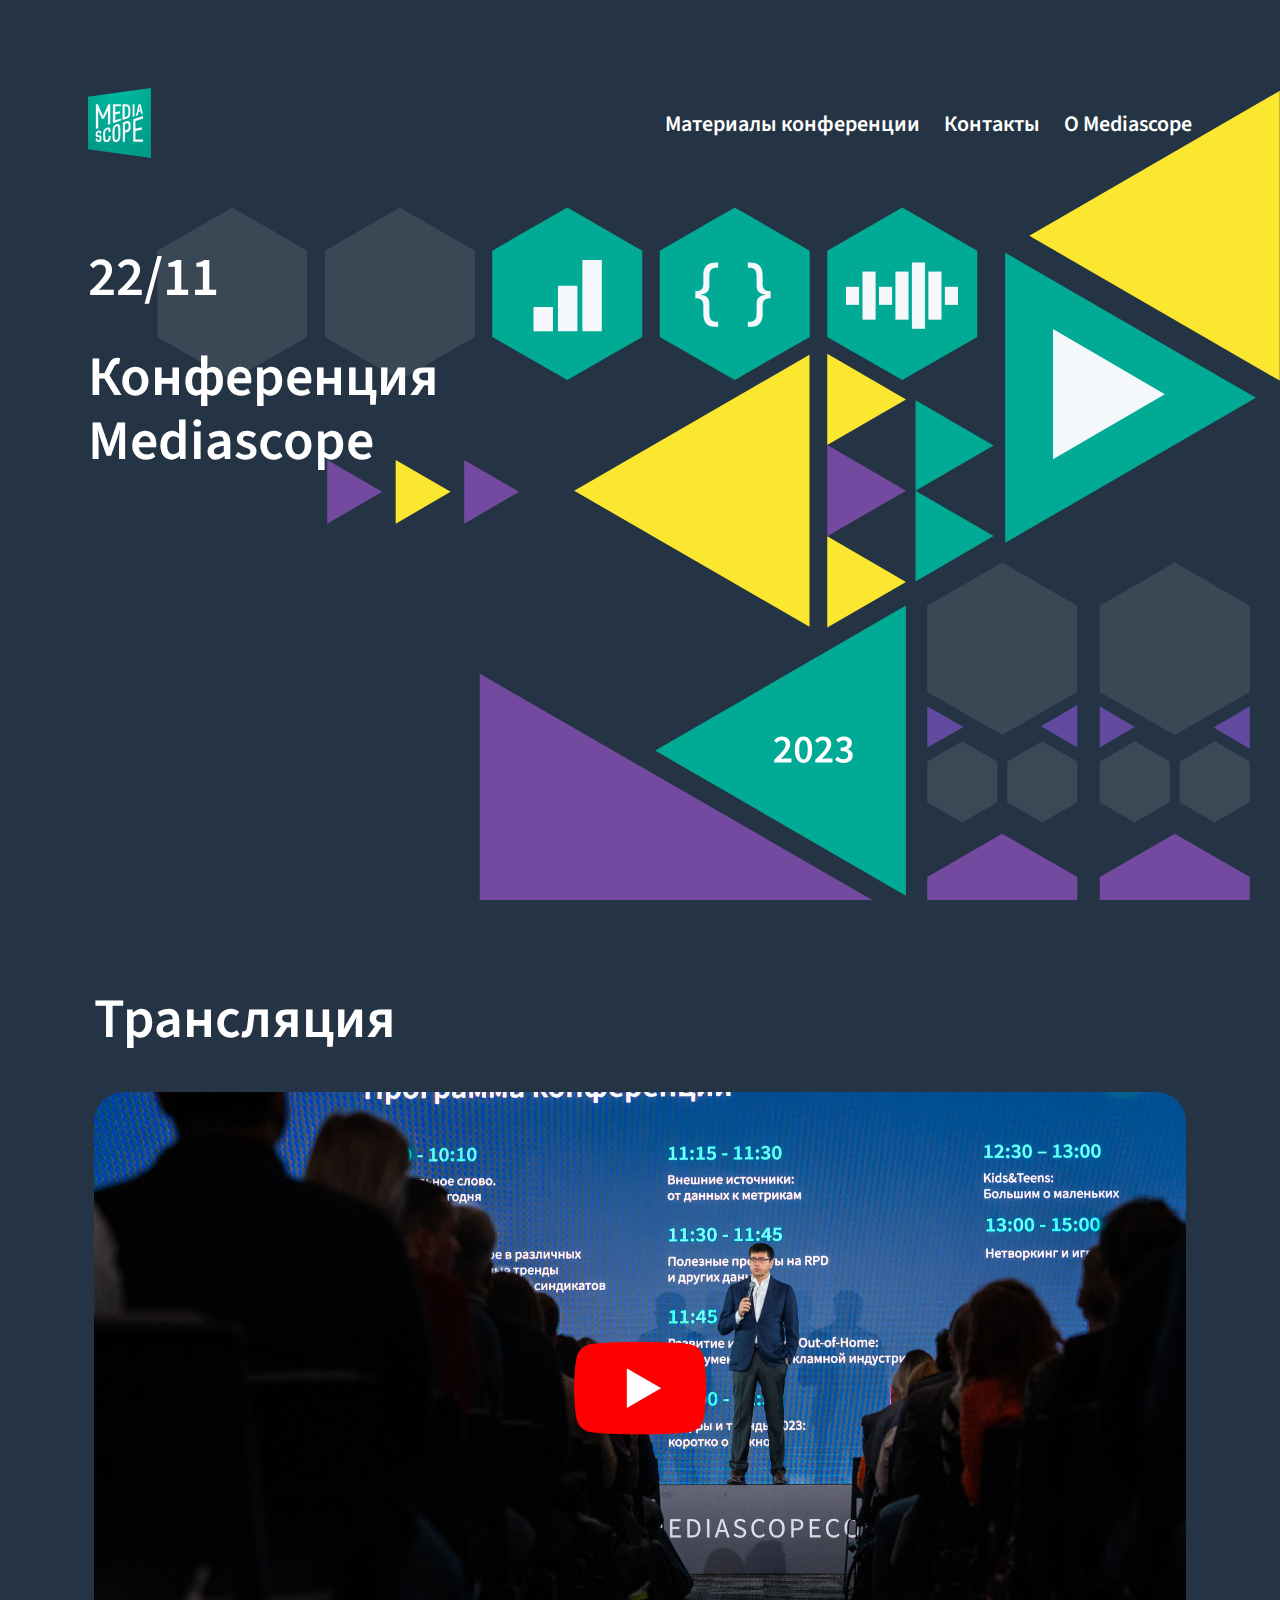
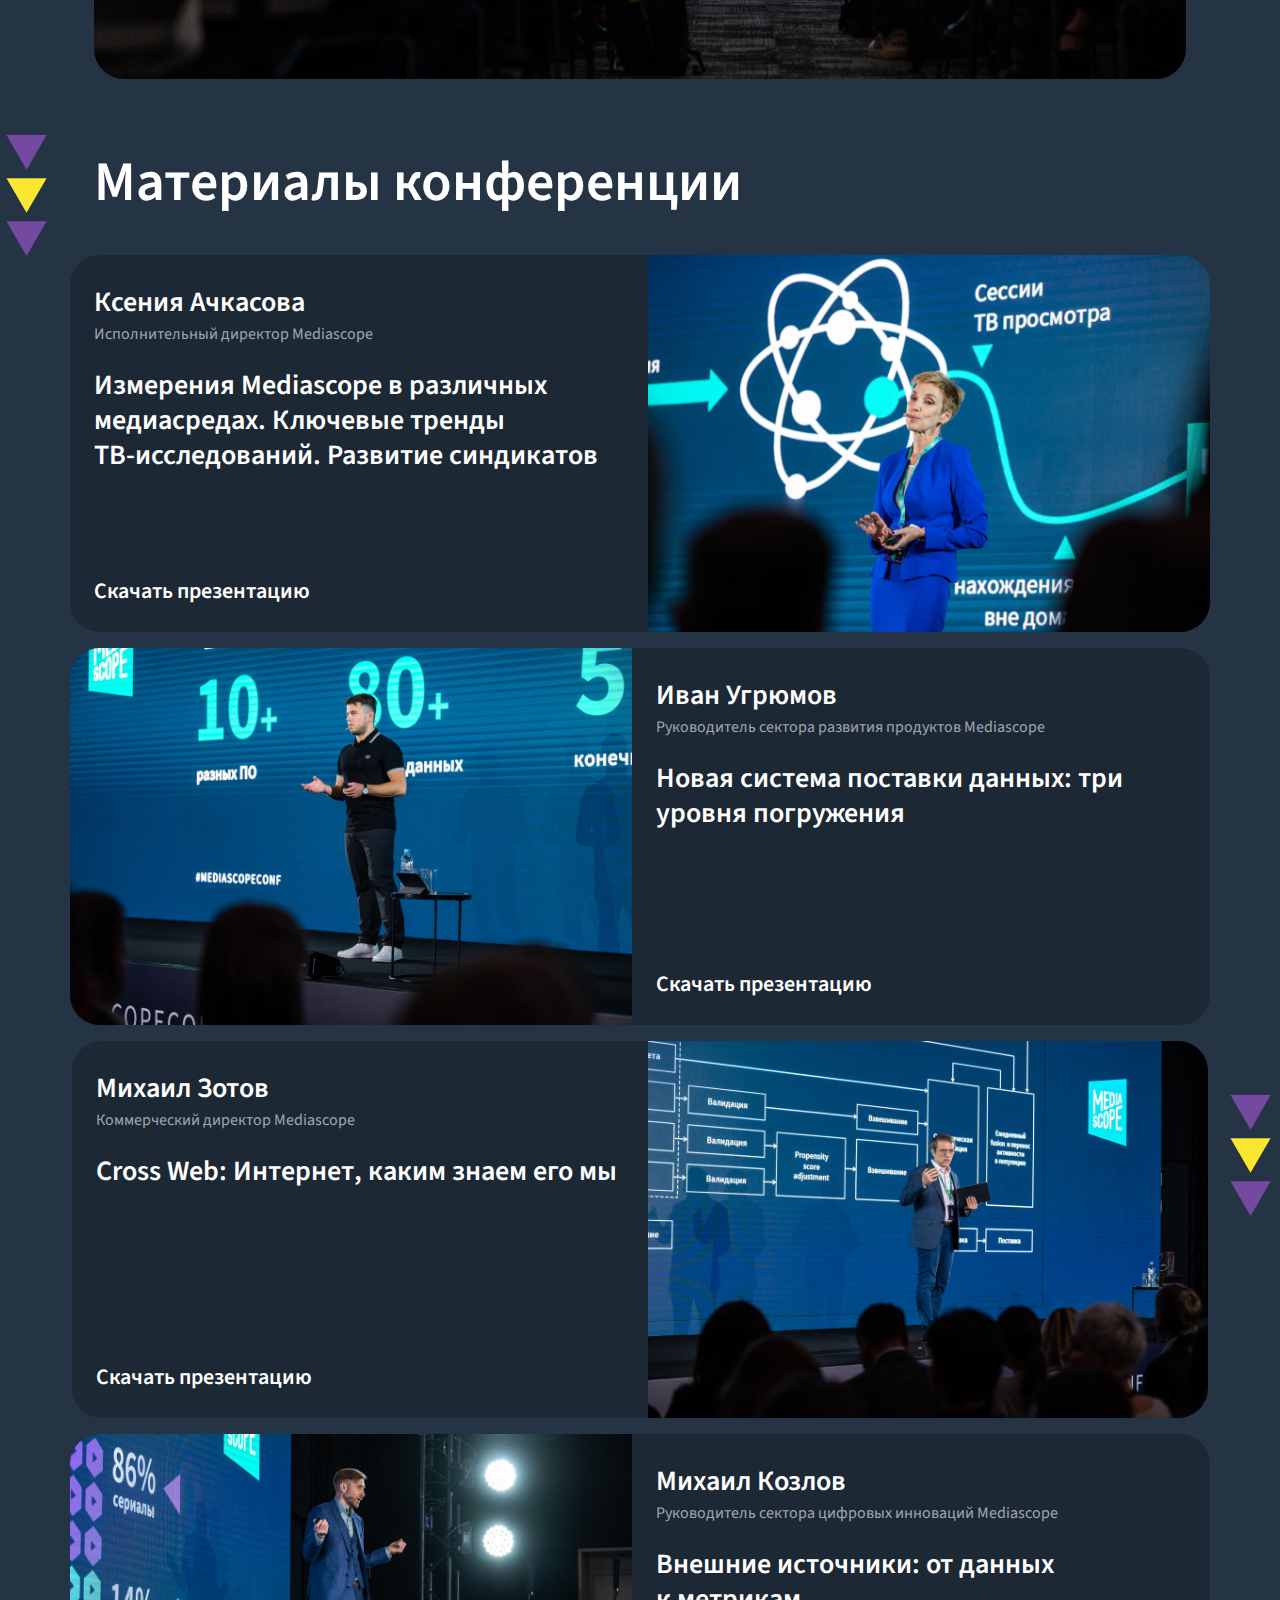
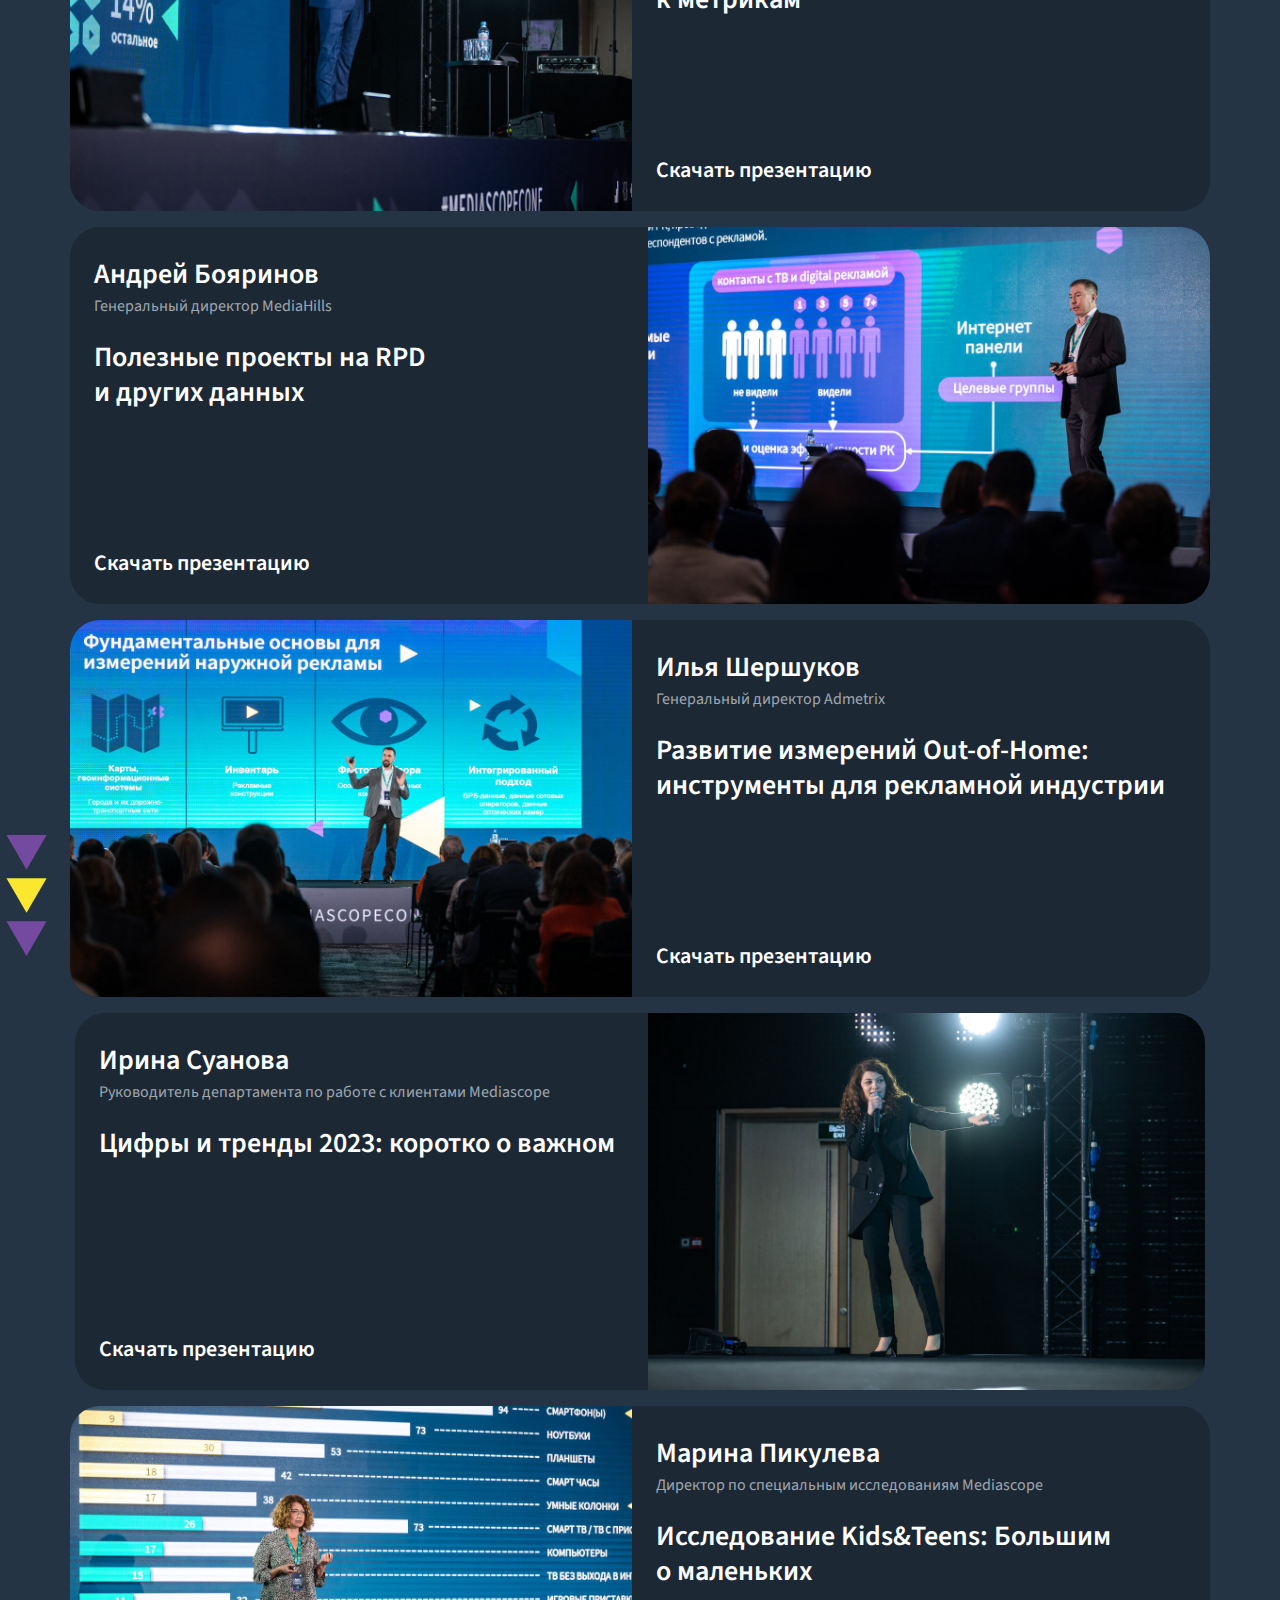
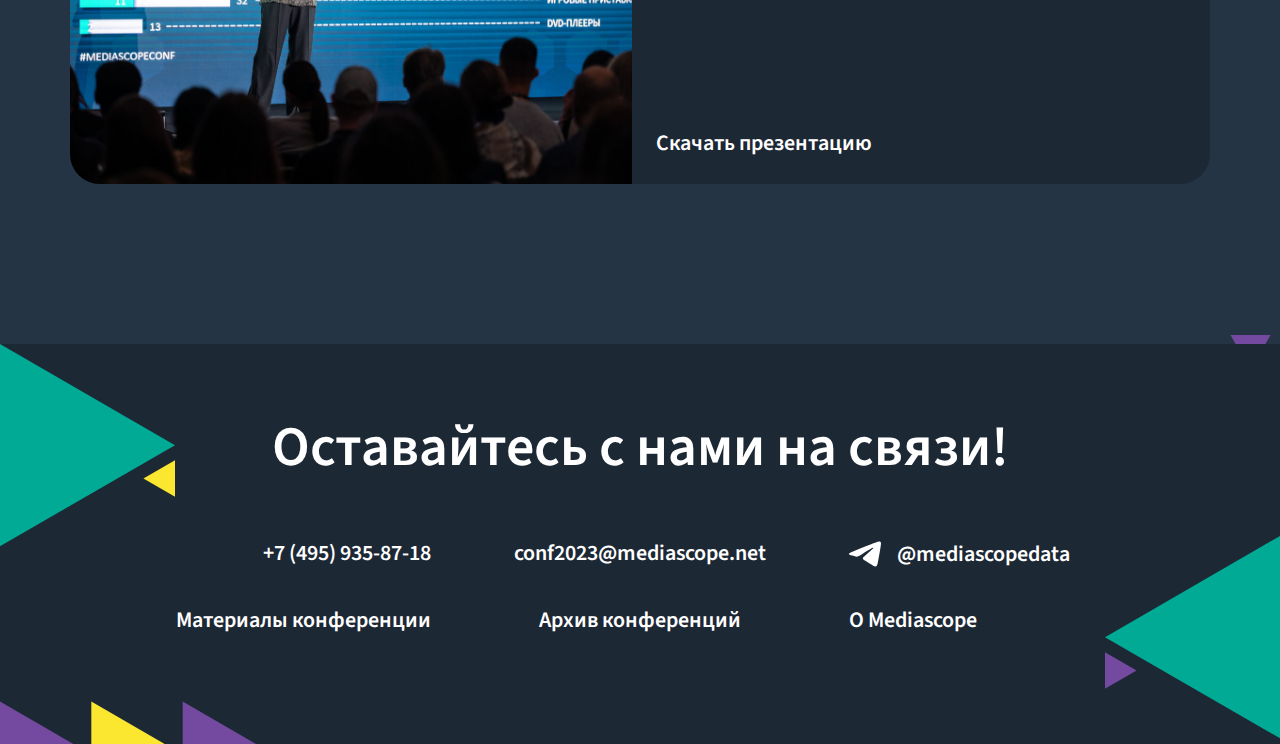
<file: index.html>
<!DOCTYPE html>
<html class="page__home" lang="ru">
  <head>
    <meta charset="UTF-8">
    <meta name="viewport" content="initial-scale=1.0, width=device-width">
    <title>Конференция Mediascope 2023</title>
    <meta name="keywords" content="анализ рынка рекламы в России средства эффективность сравнительный заказать">
    <meta name="description" content="Mediascope – технологичная исследовательская компания, лидер российского рынка медиаисследований и мониторинга рекламы и СМИ.">
    <meta property="og:title" content="Конференция Mediascope 2023. 22 ноября">
    <meta property="og:site_name" content="Конференция Mediascope 2023">
    <meta property="og:type" content="website">
    <meta property="og:url" content="https://conf.mediascope.net/">
    <meta property="og:image" content="img/og_img.png">
    <meta property="og:image:width" content="1200">
    <meta property="og:image:height" content="809">
    <!-- .......... Fonts and Extras .......... -->
    <link href="https://fonts.googleapis.com/css2?family=Source+Sans+3:wght@400;600&amp;display=swap" rel="stylesheet">
    <!-- .......... End Fonts and Extras ..........-->
    <!-- .......... Favicons ..........-->
    <link rel="apple-touch-icon" sizes="180x180" href="img/favicons/apple-touch-icon.png">
    <link rel="icon" type="image/png" sizes="32x32" href="img/favicons/favicon-32x32.png">
    <link rel="icon" type="image/png" sizes="16x16" href="img/favicons/favicon-16x16.png">
    <link rel="manifest" href="img/favicons/site.webmanifest">
    <link rel="mask-icon" href="img/favicons/safari-pinned-tab.svg" color="#00aa95">
    <link rel="shortcut icon" href="img/favicons/favicon.ico">
    <meta name="msapplication-TileColor" content="#1d2835">
    <meta name="msapplication-config" content="img/favicons/browserconfig.xml">
    <meta name="theme-color" content="#ffffff">
    <!-- .......... End Favicons ..........-->
    <!-- .......... Styles ..........-->
    <!-- inject:css-->
    <link rel="stylesheet" href="css/libs.min.css">
    <!-- endinject-->
    <link rel="stylesheet" href="css/styles.css">
    <!-- .......... End Styles ..........-->
  </head>
  <body id="top">
    <header class="panel" id="panel">
      <div class="grid">
        <div class="logo"><a href="https://mediascope.net" target="_blank"><img src="img/logo.svg" alt=""></a></div>
        <ul class="nav nav--main">
          <li class="nav__item"><a href="#content">Материалы конференции</a>
          </li>
          <li class="nav__item"><a href="#contacts">Контакты</a></li>
          <li class="nav__item"><a href="https://mediascope.net/about/company/russia/" target="_blank">О Mediascope</a></li>
          <li class="nav__item nav__item--archive"><a href="archive.html">Архив конференций</a></li>
        </ul>
        <button class="nav__toggle js-nav-toggle" type="button"><span>Menu</span></button>
      </div>
    </header>
    <section class="section intro" id="intro">
      <div class="grid">
        <h2 class="title"><span>22/11</span><span>Конференция<br>Mediascope</span></h2>
      </div>
    </section>
    <!-- Трансляция-->
    <section class="section broadcast offset__top" id="broadcast">
      <div class="grid">
        <h2 class="title">Трансляция</h2>
        <div class="broadcast__wrapper"><a class="js-broadcast broadcast__placeholder" href="https://www.youtube.com/watch?v=3m1yi77Bo64" target="_blank"></a></div>
      </div>
    </section>
    <!-- Материалы-->
    <section class="section content offset__top" id="content">
      <div class="grid">
        <h2 class="title">Материалы конференции</h2>
        <div class="program__list content__list">
          <div class="program__item content__item">
            <div class="content__speaker"><img class="content__photo" src="img/content/k-achkasova.jpg"></div>
            <div class="content__info">
              <div class="content__event">
                <p class="content__name">Ксения Ачкасова</p>
                <p class="content__vocation">Исполнительный директор Mediascope</p>
                <p class="content__label">Измерения Mediascope <nobr>в различных</nobr> медиасредах. Ключевые тренды <nobr>ТВ-исследований.</nobr> Развитие синдикатов</p>
              </div>
              <div class="content__time"><a class="content__download js-download" href="media/2023/mediascopeconf_2023_k_achkasova.pdf" target="_blank">Скачать презентацию</a></div>
            </div>
          </div>
          <div class="program__item content__item">
            <div class="content__speaker"><img class="content__photo" src="img/content/i-ygrumov.jpg"></div>
            <div class="content__info">
              <div class="content__event">
                <p class="content__name">Иван Угрюмов</p>
                <p class="content__vocation">Руководитель сектора развития продуктов Mediascope</p>
                <p class="content__label">Новая система поставки данных: три уровня погружения</p>
              </div>
              <div class="content__time"><a class="content__download js-download" href="media/2023/mediascopeconf_2023_i_ygrumov.pdf" target="_blank">Скачать презентацию</a></div>
            </div>
          </div>
          <div class="program__item content__item">
            <div class="content__speaker"><img class="content__photo" src="img/content/m-zotov.jpg"></div>
            <div class="content__info">
              <div class="content__event">
                <p class="content__name">Михаил Зотов</p>
                <p class="content__vocation">Коммерческий директор Mediascope</p>
                <p class="content__label"><nobr>Cross Web:</nobr> Интернет, каким знаем <nobr>его мы</nobr></p>
              </div>
              <div class="content__time"><a class="content__download js-download" href="media/2023/mediascopeconf_2023_m_zotov.pdf" target="_blank">Скачать презентацию</a></div>
            </div>
          </div>
          <div class="program__item content__item">
            <div class="content__speaker"><img class="content__photo" src="img/content/m-kozlov.jpg"></div>
            <div class="content__info">
              <div class="content__event">
                <p class="content__name">Михаил Козлов</p>
                <p class="content__vocation">Руководитель сектора цифровых инноваций Mediascope</p>
                <p class="content__label">Внешние источники: <nobr>от данных</nobr>  <nobr>к метрикам</nobr></p>
              </div>
              <div class="content__time"><a class="content__download js-download" href="media/2023/mediascopeconf_2023_m_kozlov.pdf" target="_blank">Скачать презентацию</a></div>
            </div>
          </div>
          <div class="program__item content__item">
            <div class="content__speaker"><img class="content__photo" src="img/content/a-boyarinov.jpg"></div>
            <div class="content__info">
              <div class="content__event">
                <p class="content__name">Андрей Бояринов</p>
                <p class="content__vocation">Генеральный директор MediaHills</p>
                <p class="content__label">Полезные проекты <nobr>на RPD</nobr> <nobr>и других данных</nobr></p>
              </div>
              <div class="content__time"><a class="content__download js-download" href="media/2023/mediascopeconf_2023_a_boyarinov.pdf" target="_blank">Скачать презентацию</a></div>
            </div>
          </div>
          <div class="program__item content__item">
            <div class="content__speaker"><img class="content__photo" src="img/content/i-shershykov.jpg"></div>
            <div class="content__info">
              <div class="content__event">
                <p class="content__name">Илья Шершуков</p>
                <p class="content__vocation">Генеральный директор Admetrix</p>
                <p class="content__label">Развитие измерений <nobr>Out-of-Home:</nobr> инструменты <nobr>для рекламной</nobr> индустрии</p>
              </div>
              <div class="content__time"><a class="content__download js-download" href="media/2023/mediascopeconf_2023_i_shershykov.pdf" target="_blank">Скачать презентацию</a></div>
            </div>
          </div>
          <div class="program__item content__item">
            <div class="content__speaker"><img class="content__photo" src="img/content/i-syanova.jpg"></div>
            <div class="content__info">
              <div class="content__event">
                <p class="content__name">Ирина Суанова</p>
                <p class="content__vocation">Руководитель департамента по работе с клиентами Mediascope</p>
                <p class="content__label">Цифры <nobr>и тренды 2023:</nobr> коротко <nobr>о важном</nobr></p>
              </div>
              <div class="content__time"><a class="content__download js-download" href="media/2023/mediascopeconf_2023_i_suanova.pdf" target="_blank">Скачать презентацию</a></div>
            </div>
          </div>
          <div class="program__item content__item">
            <div class="content__speaker"><img class="content__photo" src="img/content/m-pikyleva.jpg"></div>
            <div class="content__info">
              <div class="content__event">
                <p class="content__name">Марина Пикулева</p>
                <p class="content__vocation">Директор по специальным исследованиям Mediascope</p>
                <p class="content__label">Исследование <nobr>Kids&Teens:</nobr> Большим <nobr>о маленьких</nobr> </p>
              </div>
              <div class="content__time"><a class="content__download js-download" href="media/2023/mediascopeconf_2023_m_pikyleva.pdf" target="_blank">Скачать презентацию</a></div>
            </div>
          </div>
        </div><span class="program__decor"></span>
      </div>
    </section>
    <footer class="section footer offset__top" id="contacts">
      <div class="grid">
        <h3 class="title">Оставайтесь с нами
          <nobr>на связи!</nobr>
        </h3>
        <ul class="nav nav--footer nav--contacts">
          <li class="nav__item">
            <nobr><a href="tel:+74959358718">+7 (495) 935-87-18</a></nobr>
          </li>
          <li class="nav__item"><a href="mailto:conf2023@mediascope.net">conf2023@mediascope.net</a></li>
          <li class="nav__item nav__item--tg"><a class="tg" href="https://t.me/mediascopedata">
              <svg class="tg__icon" width="18" height="14" viewBox="0 0 18 14" fill="none" xmlns="http://www.w3.org/2000/svg">
                <path d="M17.9931 1.21444C17.7434 3.67497 16.6634 9.64325 16.1146 12.3981C15.8833 13.5634 15.4246 13.9539 14.9824 13.993C14.0194 14.0766 13.2888 13.3954 12.3558 12.8231C10.8964 11.9258 10.0729 11.3663 8.658 10.4907C7.0215 9.47887 8.08121 8.92208 9.0122 8.01289C9.25801 7.77401 13.4997 4.15455 13.581 3.82666C13.5926 3.78578 13.6014 3.63136 13.5055 3.55053C13.4059 3.46969 13.2636 3.49875 13.162 3.51873C13.0158 3.55052 10.6855 4.99742 6.16987 7.85758C5.50695 8.28356 4.90886 8.49066 4.37272 8.48067C3.78044 8.46795 2.64332 8.16639 1.79556 7.90753C0.758113 7.59145 -0.0664225 7.42343 0.00422444 6.88663C0.0419674 6.60598 0.45327 6.31988 1.23716 6.02742C6.07019 4.05191 9.29092 2.74944 10.9042 2.11909C15.5069 0.322518 16.464 0.00915481 17.0863 7.20305e-05C17.2247 -0.00174452 17.5305 0.0300499 17.7289 0.180824C17.8973 0.307983 17.9428 0.479638 17.966 0.602255C17.9873 0.723056 18.0124 0.999183 17.9931 1.21444Z" fill="#ffffff"></path>
              </svg><span class="tg__label">@mediascopedata</span></a></li>
        </ul>
        <ul class="nav nav--footer nav--menu">
          <li class="nav__item"><a href="#content">Материалы конференции</a>
          </li>
          <li class="nav__item"><a href="archive.html">Архив конференций</a>
          </li>
          <li class="nav__item"><a href="https://mediascope.net/about/company/russia/" target="_blank">О Mediascope</a></li>
        </ul>
      </div>
    </footer>
    <!-- .......... Scripts ..........-->
    <!-- inject:js-->
    <script src="js/libs.min.js"></script>
    <!-- endinject-->
    <script src="js/scripts.js"></script>
    <!-- .......... End Scripts ..........-->
  </body>
</html>
</file>
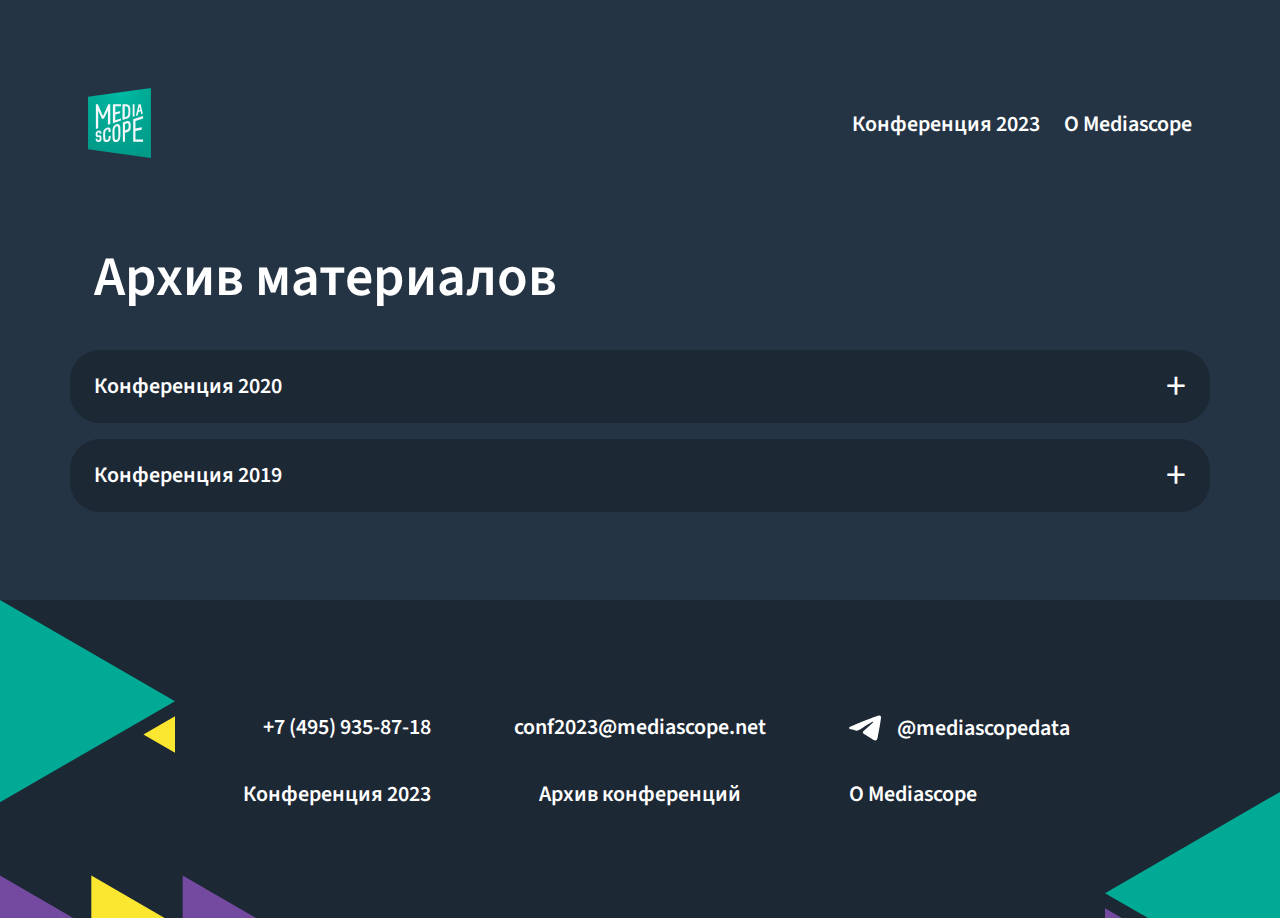
<file: archive.html>
<!DOCTYPE html>
<html class="page__archive" lang="ru">
  <head>
    <meta charset="UTF-8">
    <meta name="viewport" content="initial-scale=1.0, width=device-width">
    <title>Конференция Mediascope — Архив</title>
    <meta name="keywords" content="анализ рынка рекламы в России средства эффективность сравнительный заказать">
    <meta name="description" content="Mediascope – технологичная исследовательская компания, лидер российского рынка медиаисследований и мониторинга рекламы и СМИ.">
    <meta property="og:title" content="Конференция Mediascope — Архив. 22 ноября">
    <meta property="og:site_name" content="Конференция Mediascope — Архив">
    <meta property="og:type" content="website">
    <meta property="og:url" content="https://conf.mediascope.net/">
    <meta property="og:image" content="img/og_img.png">
    <meta property="og:image:width" content="1200">
    <meta property="og:image:height" content="809">
    <!-- .......... Fonts and Extras .......... -->
    <link href="https://fonts.googleapis.com/css2?family=Source+Sans+3:wght@400;600&amp;display=swap" rel="stylesheet">
    <!-- .......... End Fonts and Extras ..........-->
    <!-- .......... Favicons ..........-->
    <link rel="apple-touch-icon" sizes="180x180" href="img/favicons/apple-touch-icon.png">
    <link rel="icon" type="image/png" sizes="32x32" href="img/favicons/favicon-32x32.png">
    <link rel="icon" type="image/png" sizes="16x16" href="img/favicons/favicon-16x16.png">
    <link rel="manifest" href="img/favicons/site.webmanifest">
    <link rel="mask-icon" href="img/favicons/safari-pinned-tab.svg" color="#00aa95">
    <link rel="shortcut icon" href="img/favicons/favicon.ico">
    <meta name="msapplication-TileColor" content="#1d2835">
    <meta name="msapplication-config" content="img/favicons/browserconfig.xml">
    <meta name="theme-color" content="#ffffff">
    <!-- .......... End Favicons ..........-->
    <!-- .......... Styles ..........-->
    <!-- inject:css-->
    <link rel="stylesheet" href="css/libs.min.css">
    <!-- endinject-->
    <link rel="stylesheet" href="css/styles.css">
    <!-- .......... End Styles ..........-->
  </head>
  <body id="top">
    <header class="panel" id="panel">
      <div class="grid">
        <div class="logo"><a href="https://mediascope.net" target="_blank"><img src="img/logo.svg" alt=""></a></div>
        <ul class="nav nav--main">
          <li class="nav__item"><a href="index.html">Конференция 2023</a>
          </li>
          <li class="nav__item"><a href="https://mediascope.net/about/company/russia/" target="_blank">О Mediascope</a></li>
        </ul>
        <button class="nav__toggle js-nav-toggle" type="button"><span>Menu</span></button>
      </div>
    </header>
    <section class="section archive faq">
      <div class="grid">
        <h2 class="title">Архив материалов</h2>
        <div class="faq__list js-faq">
          <div class="faq__item">
            <div class="faq__q"><a class="faq__toggle" href="#">Конференция 2020</a></div>
            <div class="faq__a">
              <div class="archive__cards">
                <div class="archive__card">
                  <p class="archive__header">Приветственное слово</p>
                  <p class="archive__speaker">Руслан Тагиев</p>
                  <p class="archive__links"><a href="media/2020/1_Ruslan_Tagiev_Welcome2020.pdf" target="_blank">Презентация</a>, <a href="https://youtu.be/P5MnQ-GL9lA" target="_blank">Видео</a></p>
                </div>
                <div class="archive__card">
                  <p class="archive__header">Развитие медиаизмерений, гибридные подходы и большие данные в исследованиях</p>
                  <p class="archive__speaker">Ксения Ачкасова</p>
                  <p class="archive__links"><a href="media/2020/2_Ksenia_Achkasova_Results_2020_Plans_2021.pdf" target="_blank">Презентация</a>, <a href="https://youtu.be/7w2jGXZ7uRA" target="_blank">Видео</a></p>
                </div>
                <div class="archive__card">
                  <p class="archive__header">Как новые технологии Mediascope помогут медиа лучше изучить путь, внимание и действия человека</p>
                  <p class="archive__speaker">Михаил Зотов</p>
                  <p class="archive__links"><a href="media/2020/3_Mikhail_Zotov_The_Ultimate_Question_42.pdf" target="_blank">Презентация</a>, <a href="https://youtu.be/hrs_7DlNFQ0" target="_blank">Видео</a></p>
                </div>
                <div class="archive__card">
                  <p class="archive__header">Новые возможности для анализа потребительских рынков</p>
                  <p class="archive__speaker">Марина Пикулева, Олеся Старостина</p>
                  <p class="archive__links"><a href="media/2020/4_Marina_Pikuleva_Olesya_Starostina_BrandPulse_one_year_later.pdf" target="_blank">Презентация</a>, <a href="https://youtu.be/76iqTIwzbUw" target="_blank">Видео</a></p>
                </div>
                <div class="archive__card">
                  <p class="archive__header">Как производство разнородных данных приходит к единой модели, а персонализация становится частью аналитики</p>
                  <p class="archive__speaker">Лев Глейзер</p>
                  <p class="archive__links"><a href="media/2020/5_Lev_Gleizer_Alpaca_and_Capybaras.pdf" target="_blank">Презентация</a>, <a href="https://youtu.be/-kd3DNfN15A" target="_blank">Видео</a></p>
                </div>
              </div>
            </div>
          </div>
          <div class="faq__item">
            <div class="faq__q"><a class="faq__toggle" href="#">Конференция 2019</a></div>
            <div class="faq__a">
              <div class="archive__cards">
                <div class="archive__card">
                  <p class="archive__header">25 лет: из прошлого в будущее</p>
                  <p class="archive__speaker">Ксения Ачкасова</p>
                  <p class="archive__links"><a href="media/2019/k_achkasova_iz_proshlogo_v_bydyschee.pdf" target="_blank">Презентация</a>, <a href="https://youtu.be/IGmSBbr9_aE" target="_blank">Видео</a></p>
                </div>
                <div class="archive__card">
                  <p class="archive__header">Mediascope Data Platform</p>
                  <p class="archive__speaker">Василий Кузьмин</p>
                  <p class="archive__links"><a href="media/2019/v_kuzmin_mediascope_data_platform.pdf" target="_blank">Презентация</a>, <a href="https://youtu.be/xSo7WElQfWs" target="_blank">Видео</a></p>
                </div>
                <div class="archive__card">
                  <p class="archive__header">Панельное измерение + Return Path Data</p>
                  <p class="archive__speaker">Иван Угрюмов</p>
                  <p class="archive__links"><a href="media/2019/i_ygrumov_panel_izmereniua_rpd.pdf" target="_blank">Презентация</a>, <a href="https://youtu.be/majz6QC08CI" target="_blank">Видео</a></p>
                </div>
                <div class="archive__card">
                  <p class="archive__header">Измерение рекламных кампаний в интернете</p>
                  <p class="archive__speaker">Ирина Суанова</p>
                  <p class="archive__links"><a href="media/2019/i_suanova_izmenenie_reklam_kamp_v_internete.pdf" target="_blank">Презентация</a>, <a href="https://youtu.be/A5ZZary4noU" target="_blank">Видео</a></p>
                </div>
                <div class="archive__card">
                  <p class="archive__header">Viewability by Mediascope</p>
                  <p class="archive__speaker">Михаил Попонов</p>
                  <p class="archive__links"><a href="media/2019/m_poponov_viewability.pdf" target="_blank">Презентация</a>, <a href="https://youtu.be/zJiPgqiWduQ" target="_blank">Видео</a></p>
                </div>
                <div class="archive__card">
                  <p class="archive__header">Brand Pulse</p>
                  <p class="archive__speaker">Марина Пикулева</p>
                  <p class="archive__links"><a href="media/2019/m_pikuleva_brand_pulse.pdf" target="_blank">Презентация</a>, <a href="https://youtu.be/3xmp-XjLAEA" target="_blank">Видео</a></p>
                </div>
              </div>
            </div>
          </div>
        </div>
      </div>
    </section>
    <footer class="section footer offset__top" id="contacts">
      <div class="grid">
        <ul class="nav nav--footer nav--contacts">
          <li class="nav__item">
            <nobr><a href="tel:+74959358718">+7 (495) 935-87-18</a></nobr>
          </li>
          <li class="nav__item"><a href="mailto:conf2023@mediascope.net">conf2023@mediascope.net</a></li>
          <li class="nav__item nav__item--tg"><a class="tg" href="https://t.me/mediascopedata">
              <svg class="tg__icon" width="18" height="14" viewBox="0 0 18 14" fill="none" xmlns="http://www.w3.org/2000/svg">
                <path d="M17.9931 1.21444C17.7434 3.67497 16.6634 9.64325 16.1146 12.3981C15.8833 13.5634 15.4246 13.9539 14.9824 13.993C14.0194 14.0766 13.2888 13.3954 12.3558 12.8231C10.8964 11.9258 10.0729 11.3663 8.658 10.4907C7.0215 9.47887 8.08121 8.92208 9.0122 8.01289C9.25801 7.77401 13.4997 4.15455 13.581 3.82666C13.5926 3.78578 13.6014 3.63136 13.5055 3.55053C13.4059 3.46969 13.2636 3.49875 13.162 3.51873C13.0158 3.55052 10.6855 4.99742 6.16987 7.85758C5.50695 8.28356 4.90886 8.49066 4.37272 8.48067C3.78044 8.46795 2.64332 8.16639 1.79556 7.90753C0.758113 7.59145 -0.0664225 7.42343 0.00422444 6.88663C0.0419674 6.60598 0.45327 6.31988 1.23716 6.02742C6.07019 4.05191 9.29092 2.74944 10.9042 2.11909C15.5069 0.322518 16.464 0.00915481 17.0863 7.20305e-05C17.2247 -0.00174452 17.5305 0.0300499 17.7289 0.180824C17.8973 0.307983 17.9428 0.479638 17.966 0.602255C17.9873 0.723056 18.0124 0.999183 17.9931 1.21444Z" fill="#ffffff"></path>
              </svg><span class="tg__label">@mediascopedata</span></a></li>
        </ul>
        <ul class="nav nav--footer nav--menu">
          <li class="nav__item"><a href="index.html">Конференция 2023</a>
          </li>
          <li class="nav__item"><a href="#top">Архив конференций</a>
          </li>
          <li class="nav__item"><a href="https://mediascope.net/about/company/russia/" target="_blank">О Mediascope</a></li>
        </ul>
      </div>
    </footer>
    <!-- .......... Scripts ..........-->
    <!-- inject:js-->
    <script src="js/libs.min.js"></script>
    <!-- endinject-->
    <script src="js/scripts.js"></script>
    <!-- .......... End Scripts ..........-->
  </body>
</html>
</file>
<file: css/styles.css>
@charset "UTF-8";
body {
  font-family: "Source Sans 3", sans-serif;
  font-weight: 400;
  letter-spacing: 0;
  color: white;
  font-size: 16px;
  line-height: 1;
  background-color: #253444;
}

body,
a,
h1,
h2,
h3,
h4,
h5,
h6 {
  color: white;
  font-weight: normal;
}

a {
  text-decoration: none;
}
a:hover {
  text-decoration: underline;
}

p {
  margin-top: 0;
  line-height: 20px;
}

img {
  width: 100%;
  max-width: 100%;
  height: auto;
}

.title {
  font-family: "Source Sans 3", sans-serif;
  font-weight: 600;
  letter-spacing: 0;
  font-size: 32px;
  line-height: 40px;
  margin-bottom: 16px;
  margin-top: 0;
  text-align: center;
}
@media (min-width: 960px) {
  .title {
    font-size: 56px;
    line-height: 64px;
    margin-bottom: 40px;
  }
}
@media (min-width: 1280px) {
  .title {
    text-align: left;
  }
}

.logo {
  max-width: 47px;
  -webkit-transition: max-width 0.2s ease-in-out;
  transition: max-width 0.2s ease-in-out;
}
@media (min-width: 640px) {
  .logo {
    max-width: 63px;
  }
}

.nav {
  display: none;
  -webkit-box-flex: 1;
      -ms-flex: 1 1 auto;
          flex: 1 1 auto;
  -ms-flex-wrap: wrap;
      flex-wrap: wrap;
  -webkit-box-align: center;
      -ms-flex-align: center;
          align-items: center;
  margin: 0;
  padding: 0;
  background-color: transparent;
}
.nav__item {
  -webkit-box-sizing: border-box;
          box-sizing: border-box;
  -webkit-box-flex: 0;
      -ms-flex: 0 0 100%;
          flex: 0 0 100%;
  display: block;
  padding: 0 0 16px 0;
  line-height: 20px;
}
.nav__item--active a::after {
  width: 100%;
}
.nav a {
  font-size: 16px;
  font-weight: 600;
  color: white;
  -webkit-transition: color 0.2s ease-in-out;
  transition: color 0.2s ease-in-out;
}
.nav a:hover {
  color: #00AA95;
  text-decoration: none;
}
.nav--main {
  -webkit-transition: background-color 0.4s ease-in-out;
  transition: background-color 0.4s ease-in-out;
}
.nav--footer {
  display: -webkit-box;
  display: -ms-flexbox;
  display: flex;
  -webkit-box-orient: vertical;
  -webkit-box-direction: normal;
      -ms-flex-direction: column;
          flex-direction: column;
  width: 100%;
  margin-bottom: 16px;
}
.nav--footer .nav__item {
  padding-bottom: 16px;
}
@media (max-width: 959px) {
  .nav--footer .nav__item--tg {
    -webkit-box-ordinal-group: 0;
        -ms-flex-order: -1;
            order: -1;
  }
  .nav--contacts {
    margin-bottom: 0;
  }
}
@media (min-width: 960px) {
  .nav .nav__item--archive {
    display: none;
  }
}
@media (max-width: 1279px) {
  .nav--footer .nav__item {
    -webkit-box-flex: 1;
        -ms-flex: 1;
            flex: 1;
  }
  .nav--menu {
    display: none;
  }
}
@media (min-width: 960px) {
  .nav {
    display: -webkit-box;
    display: -ms-flexbox;
    display: flex;
    -webkit-box-flex: 0;
        -ms-flex: 0;
            flex: 0;
    -ms-flex-wrap: nowrap;
        flex-wrap: nowrap;
    -webkit-box-pack: end;
        -ms-flex-pack: end;
            justify-content: flex-end;
    max-width: calc(100% - 80px);
  }
  .nav__item {
    -webkit-box-flex: 1;
        -ms-flex: 1 0 auto;
            flex: 1 0 auto;
    padding: 0 0 0 24px;
  }
  .nav--footer {
    -webkit-box-orient: horizontal;
    -webkit-box-direction: normal;
        -ms-flex-direction: row;
            flex-direction: row;
    -webkit-box-pack: center;
        -ms-flex-pack: center;
            justify-content: center;
    margin-bottom: 40px;
  }
  .nav--footer .nav__item {
    -webkit-box-flex: 0;
        -ms-flex: 0 0 33.3333%;
            flex: 0 0 33.3333%;
    padding: 0 40px;
    text-align: center;
  }
  .nav--footer .nav__item:first-of-type {
    text-align: right;
  }
  .nav--footer .nav__item:last-of-type {
    text-align: left;
  }
}
@media (min-width: 1280px) {
  .nav a {
    font-size: 22px;
  }
}
.nav__toggle {
  display: -webkit-box;
  display: -ms-flexbox;
  display: flex;
  -webkit-box-orient: vertical;
  -webkit-box-direction: normal;
      -ms-flex-direction: column;
          flex-direction: column;
  -webkit-box-align: end;
      -ms-flex-align: end;
          align-items: flex-end;
  -webkit-box-pack: justify;
      -ms-flex-pack: justify;
          justify-content: space-between;
  -webkit-box-flex: 0 !important;
      -ms-flex: 0 1 44px !important;
          flex: 0 1 44px !important;
  border: none;
  background-color: transparent;
  outline: none;
  padding: 0;
  width: 44px;
  height: 18px;
  z-index: 110;
  cursor: pointer;
}
.nav__toggle::before, .nav__toggle::after,
.nav__toggle span {
  content: "";
  display: block;
  width: 100%;
  height: 2px;
  background-color: white;
  -webkit-transition: -webkit-transform 0.4s ease-in-out;
  transition: -webkit-transform 0.4s ease-in-out;
  transition: transform 0.4s ease-in-out;
  transition: transform 0.4s ease-in-out, -webkit-transform 0.4s ease-in-out;
}
.nav__toggle::before {
  width: 36px;
}
.nav__toggle::after {
  width: 33px;
}
.nav__toggle span {
  font-size: 0;
  text-indent: -9999px;
  -webkit-transition: width 0.4s ease-in-out;
  transition: width 0.4s ease-in-out;
}
@media (min-width: 960px) {
  .nav__toggle {
    display: none;
  }
}

@media (max-width: 959px) {
  .nav-open .nav--main {
    display: -webkit-box;
    display: -ms-flexbox;
    display: flex;
    -webkit-box-orient: vertical;
    -webkit-box-direction: normal;
        -ms-flex-direction: column;
            flex-direction: column;
    position: fixed;
    -webkit-box-pack: center;
        -ms-flex-pack: center;
            justify-content: center;
    top: 0;
    left: 0;
    bottom: 0;
    width: 100%;
    padding: 24px;
    background: url("../img/elem-nav-top.svg") 0 38px no-repeat, url("../img/elem-nav-bottom.svg") 100% 100% no-repeat;
    background-color: #1D2835;
    -webkit-box-sizing: border-box;
            box-sizing: border-box;
    z-index: 100;
  }
  .nav-open .nav--main li {
    -ms-flex-preferred-size: auto;
    flex-basis: auto;
    text-align: center;
    padding-bottom: 24px;
  }
  .nav-open .nav--main a {
    font-size: 24px;
  }
  .nav-open .nav__toggle span {
    width: 0;
  }
  .nav-open .nav__toggle::after {
    width: 100%;
    -webkit-transform: translate(0, -7px) rotate(45deg);
            transform: translate(0, -7px) rotate(45deg);
  }
  .nav-open .nav__toggle::before {
    width: 100%;
    -webkit-transform: translate(0, 8px) rotate(-45deg);
            transform: translate(0, 8px) rotate(-45deg);
  }
}
.panel,
.main,
.footer {
  width: 100%;
  /*padding: 20px;
  @media (min-width: $breakpoint-s) {
  	padding: 20px 40px;
  }
  @media (min-width: $breakpoint-m) {
  	padding: 30px 40px;
  }
  @media (min-width: $breakpoint-l) {
  	padding: 50px 80px;
  }*/
}

.main,
.footer {
  max-width: 1920px;
  margin-left: auto;
  margin-right: auto;
  -webkit-box-sizing: border-box;
          box-sizing: border-box;
}

.footer {
  position: relative;
  overflow: hidden;
  background-color: #1D2835;
  max-width: none;
}
.footer::after {
  content: "";
  display: block;
  position: absolute;
  top: 99px;
  left: auto;
  right: 0;
  height: 114px;
  /*width: 99px;
  background: url('../img/elem-footer-left.svg') 0 0 no-repeat;
  background-size: 99px auto;
  transform: scaleX(-1);*/
  width: 59px;
  background: url("../img/elem-arrows.svg") 0 0 no-repeat;
  background-size: 59px auto;
  -webkit-transform: rotateZ(180deg);
          transform: rotateZ(180deg);
}
.footer.section .grid {
  position: relative;
  z-index: 2;
}
.footer .title {
  margin-bottom: 24px;
}
@media (min-width: 1280px) {
  .footer {
    background: url("../img/elem-footer-left.svg") 0 0 no-repeat, url("../img/elem-footer-right.svg") 100% 192px no-repeat;
    background-size: auto, auto;
    background-color: #1D2835;
  }
  .footer::after {
    top: auto;
    bottom: -130px;
    left: 87px;
    right: auto;
    height: 260px;
    width: 86px;
    background: url("../img/elem-arrows.svg") 0 0 no-repeat;
    background-size: contain;
    -webkit-transform: rotateZ(-90deg);
            transform: rotateZ(-90deg);
  }
  .footer.section .grid {
    padding-top: 72px;
    padding-bottom: 72px;
    -webkit-box-pack: center;
        -ms-flex-pack: center;
            justify-content: center;
  }
  .footer .title {
    text-align: center;
    margin-bottom: 58px;
  }
  .footer__copyrights {
    font-size: 22px;
    padding-top: 60px;
    margin-bottom: 38px;
  }
}
@media (min-width: 1920px) {
  .footer.section .grid {
    max-width: 1684px;
  }
}

.tg {
  display: -webkit-box;
  display: -ms-flexbox;
  display: flex;
  -webkit-box-flex: 0;
      -ms-flex: 0 1 auto;
          flex: 0 1 auto;
  -webkit-box-align: center;
      -ms-flex-align: center;
          align-items: center;
}
.tg__icon {
  margin-right: 12px;
  min-width: 20px;
  min-height: 20px;
}
.tg path {
  -webkit-transition: fill 0.2s ease-in-out;
  transition: fill 0.2s ease-in-out;
}
.tg:hover path {
  fill: #00AA95;
}
@media (min-width: 1280px) {
  .tg__icon {
    margin-right: 16px;
    min-width: 32px;
    min-height: 32px;
  }
}

.panel {
  position: absolute;
  top: 0;
  left: 0;
  right: 0;
  width: 100%;
  padding: 16px;
  -webkit-box-sizing: border-box;
          box-sizing: border-box;
  z-index: 100;
}
.panel .grid {
  display: -webkit-box;
  display: -ms-flexbox;
  display: flex;
  -webkit-box-align: center;
      -ms-flex-align: center;
          align-items: center;
  -webkit-box-pack: justify;
      -ms-flex-pack: justify;
          justify-content: space-between;
  margin-left: auto;
  margin-right: auto;
}
.panel .grid > .nav {
  -webkit-box-flex: 0;
      -ms-flex: 0 1 auto;
          flex: 0 1 auto;
}
.panel--sticky {
  position: fixed;
  background-color: rgba(37, 52, 68, 0.8);
}
@media (max-width: 959px) {
  .panel--sticky .logo {
    max-width: 32px;
  }
}
@media (min-width: 1280px) {
  .panel {
    padding: 88px;
    margin-bottom: 0;
  }
  .panel--sticky {
    padding-top: 16px;
    padding-bottom: 16px;
  }
}

.section .grid {
  padding: 16px;
  margin-left: auto;
  margin-right: auto;
}

.section .grid {
  max-width: 1092px;
  margin-left: auto;
  margin-right: auto;
}

@media (min-width: 640px) {
  .panel .grid,
  .intro.section .grid {
    max-width: none;
  }
}
@media (min-width: 1920px) {
  .panel .grid,
  .intro.section .grid {
    max-width: 1684px;
  }
}

.grid {
  display: -webkit-box;
  display: -ms-flexbox;
  display: flex;
  -ms-flex-wrap: wrap;
      flex-wrap: wrap;
  -ms-flex-line-pack: justify;
      align-content: space-between;
  -ms-flex-preferred-size: 100%;
      flex-basis: 100%;
}
.grid > * {
  -webkit-box-flex: 1;
      -ms-flex: 1 1 100%;
          flex: 1 1 100%;
}

.offset__top {
  margin-top: 40px;
}
.offset__top.broadcast, .offset__top.program {
  margin-top: 8px;
}
.offset__top.faq {
  margin-top: 24px;
}
@media (min-width: 1280px) {
  .offset__top.broadcast, .offset__top.program, .offset__top.footer {
    margin-top: 72px;
  }
  .offset__top.faq {
    margin-top: 56px;
  }
  .offset__top.intro {
    padding-bottom: 72px;
  }
  .offset__top.location {
    padding-top: 72px;
    padding-bottom: 72px;
  }
}

.more {
  display: -webkit-box;
  display: -ms-flexbox;
  display: flex;
  width: 100%;
  margin-bottom: 40px;
  position: relative;
  z-index: 2;
}

.touch__screen .more {
  margin-bottom: 80px;
}

.intro {
  position: relative;
  height: 100vh;
  margin: auto;
  -webkit-box-sizing: border-box;
          box-sizing: border-box;
}
.intro::before {
  content: "";
  display: block;
  position: absolute;
  top: 95px;
  left: auto;
  right: 0;
  bottom: 120px;
  width: 100%;
  background: url("../img/intro-sm.svg") 100% 100% no-repeat;
  background-size: contain;
}
.intro .grid {
  position: relative;
  z-index: 2;
}
.intro .title {
  text-align: left;
  margin-bottom: 48px;
}
.intro .title span {
  display: block;
}
.intro .title span:first-child {
  font-size: 24px;
  margin-bottom: 16px;
}
@media (orientation: portrait) {
  .intro {
    display: -webkit-box;
    display: -ms-flexbox;
    display: flex;
  }
}
@media (min-width: 640px) {
  .intro.section .grid {
    padding-bottom: 82px;
  }
  .intro .title span:first-child {
    margin-bottom: 36px;
    font-size: 55px;
  }
  .intro__more .btn {
    margin-left: 0;
  }
}
@media (min-width: 640px) and (orientation: portrait) {
  .intro .title {
    font-size: 56px;
    line-height: 64px;
  }
}
@media (max-width: 959px) {
  .intro {
    padding-top: 95px;
  }
}
@media (min-width: 960px) {
  .intro {
    padding-top: 230px;
  }
  .intro::before {
    content: "";
    display: block;
    position: absolute;
    top: 90px;
    left: auto;
    right: 0;
    bottom: 0;
    width: 100%;
    background: url("../img/intro-lg.svg") 100% 100% no-repeat;
    background-size: contain;
  }
}
@media (min-width: 1280px) {
  .intro {
    padding-left: 72px;
    padding-right: 72px;
  }
}
@media (min-width: 1920px) {
  .intro {
    background-size: 46.7708333333vw auto;
  }
}

.btn {
  display: block;
  margin: auto;
  padding: 16px 24px;
  border-radius: 2px;
  background: #00AA95;
  background: radial-gradient(91.85% 100% at 50% 0%, #00AA95 0%, #00AA95 100%);
  -webkit-box-shadow: 0px 0.9617699385px 1.7174463272px 0px rgba(0, 1, 1, 0.1215686275), 0px 2.4323883057px 4.3435506821px 0px rgba(0, 75, 66, 0.1607843137), 0px 4.9618439674px 8.8604354858px 0px rgba(4, 134, 118, 0.1019607843), 0px 10.2204608917px 18.2508220673px 0px rgba(4, 134, 118, 0.1019607843), 0px 28px 50px 0px rgba(5, 159, 140, 0.1490196078);
          box-shadow: 0px 0.9617699385px 1.7174463272px 0px rgba(0, 1, 1, 0.1215686275), 0px 2.4323883057px 4.3435506821px 0px rgba(0, 75, 66, 0.1607843137), 0px 4.9618439674px 8.8604354858px 0px rgba(4, 134, 118, 0.1019607843), 0px 10.2204608917px 18.2508220673px 0px rgba(4, 134, 118, 0.1019607843), 0px 28px 50px 0px rgba(5, 159, 140, 0.1490196078);
  font-family: "Source Sans 3", sans-serif;
  font-weight: 600;
  letter-spacing: 0;
  font-size: 16px;
  line-height: 24px;
  text-transform: uppercase;
  letter-spacing: 0.07em;
  text-align: center;
  color: white;
}
.btn:hover {
  text-decoration: none;
  background: radial-gradient(91.85% 100% at 50% 0%, #04CEB5 0%, #00AA95 47.4%, #008C7B 100%);
}

.program__item,
.faq__item {
  -webkit-box-flex: 1;
      -ms-flex: 1 1 100%;
          flex: 1 1 100%;
  margin-bottom: 16px;
  padding: 24px;
  background-color: #1D2835;
  border-radius: 24px;
}
.program__item:last-of-type,
.faq__item:last-of-type {
  margin-bottom: 0;
}
@media (min-width: 640px) {
  .program__item,
  .faq__item {
    border-radius: 30px;
  }
}

.broadcast__placeholder {
  display: block;
  background: url("../img/broadcast-placeholder.jpg") center no-repeat;
  background-size: cover;
  border-radius: 24px;
  height: 384px;
}
@media (min-width: 640px) {
  .broadcast__placeholder {
    border-radius: 30px;
  }
}
@media (min-width: 1280px) {
  .broadcast__placeholder {
    height: 587px;
  }
}

.program {
  overflow: hidden;
}
.program__list {
  display: -webkit-box;
  display: -ms-flexbox;
  display: flex;
  -ms-flex-wrap: wrap;
      flex-wrap: wrap;
  width: 100%;
  margin-bottom: 32px;
  position: relative;
  z-index: 2;
}
.program__item {
  max-width: 380px;
  margin-left: auto;
  margin-right: auto;
}
.program__photo {
  width: 100%;
  max-width: 160px;
  height: auto;
  border-radius: 20px;
  margin-bottom: 16px;
}
.program__name, .program__theme, .program__time {
  font-weight: 600;
  color: white;
}
.program__name {
  font-size: 22px;
  margin-bottom: 16px;
}
.program__vocation {
  font-size: 16px;
  line-height: 20px;
  color: #9FA7AF;
}
.program__vocation {
  margin-bottom: 24px;
}
.program__theme {
  font-size: 24px;
  line-height: 30px;
}
.program__time {
  padding-top: 24px;
  border-top: 1px solid rgba(255, 255, 255, 0.1);
  font-size: 32px;
  color: #00AA95;
}
@media (min-width: 640px) {
  .program__item {
    display: -webkit-box;
    display: -ms-flexbox;
    display: flex;
    -webkit-box-flex: 1;
        -ms-flex: 1 1 50%;
            flex: 1 1 50%;
    max-width: none;
  }
  .program__item--simple > div {
    display: -webkit-box;
    display: -ms-flexbox;
    display: flex;
    -webkit-box-flex: 0;
        -ms-flex: 0 1 auto;
            flex: 0 1 auto;
    -webkit-box-align: center;
        -ms-flex-align: center;
            align-items: center;
  }
  .program__item--simple .program__time {
    padding-top: 0;
    border-top: 0;
    width: 100%;
    max-width: 448px;
  }
  .program__info {
    display: -webkit-box;
    display: -ms-flexbox;
    display: flex;
    -webkit-box-orient: vertical;
    -webkit-box-direction: normal;
        -ms-flex-direction: column;
            flex-direction: column;
    -webkit-box-pack: justify;
        -ms-flex-pack: justify;
            justify-content: space-between;
    width: 100%;
    max-width: 448px;
  }
  .program__speaker, .program__item--simple .program__event {
    -webkit-box-sizing: border-box;
            box-sizing: border-box;
    width: 422px;
    padding-right: 48px;
  }
  .program__photo {
    max-width: 222px;
  }
  .program__vocation {
    margin-bottom: 0;
  }
  .program__theme {
    margin-bottom: 0;
  }
}
@media (min-width: 1280px) {
  .program .grid {
    position: relative;
  }
  .program__decor::before, .program__decor::after,
  .program .grid::before,
  .program .grid::after {
    content: "";
    display: block;
    position: absolute;
    top: 222px;
    left: -72px;
    right: auto;
    height: 121px;
    width: 44px;
    background: url("../img/elem-arrows.svg") 0 0 no-repeat;
    background-size: contain;
  }
  .program__decor::after,
  .program .grid::after {
    top: 1080px;
    left: auto;
    right: -72px;
  }
  .program__decor {
    display: block;
    position: absolute;
    left: 0;
    top: 0;
    width: 100%;
    height: 100%;
  }
  .program__decor::before, .program__decor::after {
    top: 2300px;
  }
  .program__decor::after {
    top: 3400px;
  }
  .program__list {
    margin-bottom: 72px;
    margin-left: -24px;
    margin-right: -24px;
  }
  .program__theme {
    font-size: 32px;
    line-height: 40px;
  }
  .program__item--simple .program__theme {
    font-size: 28px;
  }
  .program__time {
    font-size: 40px;
    line-height: 50px;
  }
}
@media (min-width: 1920px) {
  .program__decor::before, .program__decor::after,
  .program .grid::before,
  .program .grid::after {
    top: 172px;
    left: -270px;
    right: auto;
    height: 402px;
    width: 133px;
  }
  .program__decor::after,
  .program .grid::after {
    top: 1900px;
    left: auto;
    right: -270px;
    -webkit-transform: rotateZ(180deg);
            transform: rotateZ(180deg);
  }
  .program__decor::before, .program__decor::after {
    top: 2300px;
  }
  .program__decor::after {
    top: 3200px;
  }
}

.location {
  background-color: #1D2835;
}
.location .grid {
  padding-top: 24px;
  padding-bottom: 24px;
}
.location__title::after {
  content: "";
  display: block;
  width: 145px;
  height: 35px;
  margin: 16px auto;
  background: url("../img/elem-location.svg") center no-repeat;
  background-size: contain;
}
.location__place {
  margin-bottom: 24px;
  text-align: left;
}
.location__block {
  padding: 24px;
  border-radius: 24px;
  background-color: #253444;
}
.location__block p:last-of-type {
  margin-bottom: 0;
}
.location__block--map {
  padding: 0;
}
.location__block--map img {
  border-radius: 24px;
}
@media (min-width: 960px) {
  .location__title {
    display: -webkit-box;
    display: -ms-flexbox;
    display: flex;
  }
  .location__title::after {
    width: 210px;
    height: 51px;
  }
}
@media (min-width: 1280px) {
  .location__wrapper {
    display: -webkit-box;
    display: -ms-flexbox;
    display: flex;
    margin-left: -24px;
    margin-right: -24px;
  }
  .location p.location__place {
    font-size: 40px;
    line-height: 50px;
    max-width: 253px;
  }
  .location__block {
    -webkit-box-flex: 1;
        -ms-flex: 1 1 40%;
            flex: 1 1 40%;
  }
  .location__block--map {
    -ms-flex-preferred-size: 60%;
        flex-basis: 60%;
  }
  .location__block--address {
    min-width: 447px;
    height: 100%;
    display: -webkit-box;
    display: -ms-flexbox;
    display: flex;
    -webkit-box-orient: vertical;
    -webkit-box-direction: normal;
        -ms-flex-direction: column;
            flex-direction: column;
    -webkit-box-pack: center;
        -ms-flex-pack: center;
            justify-content: center;
    -webkit-box-sizing: border-box;
            box-sizing: border-box;
  }
}
@media (min-width: 1920px) {
  .location__title::after {
    width: 264px;
    height: 64px;
    margin-right: 0;
  }
}

.faq__item {
  padding-left: 16px;
  padding-right: 16px;
}
.faq__q {
  font-size: 20px;
  line-height: 25px;
  cursor: pointer;
}
.faq__q:hover a, .faq__q:hover:after {
  color: #00AA95;
}
.faq__q a {
  display: block;
  font-weight: 600;
}
.faq__q a:hover {
  text-decoration: none;
}
.faq__q a, .faq__q:after {
  -webkit-transition: color 0.2s ease-in-out;
  transition: color 0.2s ease-in-out;
}
.faq__a {
  margin-top: 16px;
  display: none;
}
.faq__a p:last-of-type {
  margin-bottom: 0;
}
.faq__a a {
  font-display: none;
  -webkit-transition: color 0.2s ease-in-out;
  transition: color 0.2s ease-in-out;
}
.faq__a a:hover {
  color: #00AA95;
  text-decoration: none;
}
@media (min-width: 640px) {
  .faq__item--active .faq__q:after {
    content: "–";
  }
  .faq__q {
    display: -webkit-box;
    display: -ms-flexbox;
    display: flex;
    -webkit-box-pack: justify;
        -ms-flex-pack: justify;
            justify-content: space-between;
  }
  .faq__q a, .faq__q:after {
    display: block;
    -webkit-box-flex: 0;
        -ms-flex: 0 0 auto;
            flex: 0 0 auto;
  }
  .faq__q:after {
    content: "+";
    font-size: 32px;
    font-weight: 400;
    color: white;
  }
}
@media (min-width: 1280px) {
  .faq__list {
    margin-left: -24px;
    margin-right: -24px;
  }
  .faq__item {
    padding-left: 24px;
    padding-right: 24px;
  }
  .faq__a {
    margin-top: 26px;
  }
  .faq__q {
    font-size: 22px;
  }
  .faq__q a, .faq__q:after {
    display: block;
    -webkit-box-flex: 0;
        -ms-flex: 0 0 auto;
            flex: 0 0 auto;
  }
  .faq__q:after {
    font-size: 40px;
  }
}

.content__list {
  -webkit-box-orient: vertical;
  -webkit-box-direction: normal;
      -ms-flex-direction: column;
          flex-direction: column;
  -ms-flex-wrap: nowrap;
      flex-wrap: nowrap;
}
.content__item {
  padding: 16px;
}
.content__speaker {
  overflow: hidden;
  margin: -16px -16px -16px;
  border-top-right-radius: 24px;
  border-top-left-radius: 24px;
}
.content__speaker, .content__info {
  -webkit-box-flex: 1;
      -ms-flex: 1 1 50%;
          flex: 1 1 50%;
  -webkit-box-sizing: border-box;
          box-sizing: border-box;
}
.content__info {
  display: -webkit-box;
  display: -ms-flexbox;
  display: flex;
  -webkit-box-orient: vertical;
  -webkit-box-direction: normal;
      -ms-flex-direction: column;
          flex-direction: column;
  -webkit-box-pack: justify;
      -ms-flex-pack: justify;
          justify-content: space-between;
  padding: 32px 0 8px;
}
.content__photo {
  height: 100%;
  -o-object-fit: cover;
  object-fit: cover;
}
.content__name, .content__label {
  font-size: 24px;
  font-weight: 600;
  line-height: 30px;
}
.content__name {
  margin-bottom: 4px;
}
.content__vocation {
  color: #9FA7AF;
  margin-bottom: 24px;
}
.content__label {
  margin-bottom: 32px;
}
.content__download {
  font-weight: 600;
  -webkit-transition: color 0.2s ease-in-out;
  transition: color 0.2s ease-in-out;
}
.content__download:hover {
  color: #00AA95;
  text-decoration: none;
}
@media (min-width: 640px) {
  .content__item {
    padding: 24px;
  }
  .content__item:nth-child(odd) .content__speaker {
    -webkit-box-ordinal-group: 3;
        -ms-flex-order: 2;
            order: 2;
    margin-left: -8px;
    margin-right: -24px;
    border-radius: 0;
    border-top-right-radius: 30px;
    border-bottom-right-radius: 30px;
  }
  .content__item:nth-child(odd) .content__info {
    padding-left: 0;
    padding-right: 32px;
  }
  .content__speaker {
    margin: -24px;
    margin-right: -8px;
    border-radius: 0;
    border-bottom-left-radius: 30px;
    border-top-left-radius: 30px;
  }
  .content__info {
    padding-left: 32px;
    padding-top: 6px;
    padding-bottom: 6px;
  }
  .content__name, .content__label {
    font-size: 28px;
    line-height: 35px;
  }
  .content__download {
    font-size: 22px;
  }
}
@media (min-width: 1280px) {
  .content .grid {
    position: relative;
  }
  .content .grid::before, .content .grid::after {
    content: "";
    display: block;
    position: absolute;
    top: 0;
    left: -72px;
    right: auto;
    height: 121px;
    width: 44px;
    background: url("../img/elem-arrows.svg") 0 0 no-repeat;
    background-size: contain;
  }
  .content .grid::after {
    top: 960px;
    left: auto;
    right: -72px;
  }
  .content__list {
    margin-bottom: 72px;
    margin-left: -24px;
    margin-right: -24px;
  }
}
@media (min-width: 1920px) {
  .content .grid::before, .content .grid::after {
    top: 172px;
    left: -270px;
    right: auto;
    height: 402px;
    width: 133px;
  }
  .content .grid::after {
    top: 1900px;
    left: auto;
    right: -270px;
    -webkit-transform: rotateZ(180deg);
            transform: rotateZ(180deg);
  }
}

.archive {
  padding-top: 95px;
}
.archive__card {
  -webkit-box-flex: 1;
      -ms-flex: 1 1 100%;
          flex: 1 1 100%;
  max-width: calc(100% - 16px);
  border: 1px solid rgba(255, 255, 255, 0.1);
  border-radius: 24px;
  padding: 16px;
  margin-left: 16px;
  margin-bottom: 16px;
  -webkit-box-sizing: border-box;
          box-sizing: border-box;
}
.archive__cards {
  display: -webkit-box;
  display: -ms-flexbox;
  display: flex;
  -ms-flex-wrap: wrap;
      flex-wrap: wrap;
  margin-left: -16px;
}
.archive__card p {
  margin-bottom: 8px;
}
.archive__card p.archive__speaker {
  margin-bottom: 24px;
}
.archive__speaker {
  color: #9FA7AF;
}
@media (min-width: 640px) {
  .archive__card {
    -ms-flex-preferred-size: 50%;
        flex-basis: 50%;
    max-width: calc(50% - 16px);
  }
}
@media (min-width: 960px) {
  .archive__card {
    -ms-flex-preferred-size: 33.3333%;
        flex-basis: 33.3333%;
    max-width: calc(33.3333% - 16px);
  }
}
@media (min-width: 1280px) {
  .archive {
    padding-top: 230px;
  }
  .archive__header {
    font-size: 22px;
    line-height: 26px;
  }
}

.page__archive, .page__archive > body {
  height: 100%;
}
.page__archive > body {
  display: -webkit-box;
  display: -ms-flexbox;
  display: flex;
  -webkit-box-orient: vertical;
  -webkit-box-direction: normal;
      -ms-flex-direction: column;
          flex-direction: column;
}
.page__archive .archive {
  -webkit-box-flex: 1;
      -ms-flex: 1 0 auto;
          flex: 1 0 auto;
}
.page__archive .footer {
  -ms-flex-negative: 0;
  flex-shrink: 0;
  padding-top: 16px;
}
@media (min-width: 960px) {
  .page__archive .footer {
    padding-top: 32px;
  }
}
@media (min-width: 1280px) {
  .page__archive .footer {
    padding-top: 40px;
  }
}
</file>
<file: css/libs.min.css>
/*! normalize.css v8.0.1 | MIT License | github.com/necolas/normalize.css */

/* Document
   ========================================================================== */

/**
 * 1. Correct the line height in all browsers.
 * 2. Prevent adjustments of font size after orientation changes in iOS.
 */

html {
  line-height: 1.15; /* 1 */
  -webkit-text-size-adjust: 100%; /* 2 */
}

/* Sections
   ========================================================================== */

/**
 * Remove the margin in all browsers.
 */

body {
  margin: 0;
}

/**
 * Render the `main` element consistently in IE.
 */

main {
  display: block;
}

/**
 * Correct the font size and margin on `h1` elements within `section` and
 * `article` contexts in Chrome, Firefox, and Safari.
 */

h1 {
  font-size: 2em;
  margin: 0.67em 0;
}

/* Grouping content
   ========================================================================== */

/**
 * 1. Add the correct box sizing in Firefox.
 * 2. Show the overflow in Edge and IE.
 */

hr {
  box-sizing: content-box; /* 1 */
  height: 0; /* 1 */
  overflow: visible; /* 2 */
}

/**
 * 1. Correct the inheritance and scaling of font size in all browsers.
 * 2. Correct the odd `em` font sizing in all browsers.
 */

pre {
  font-family: monospace, monospace; /* 1 */
  font-size: 1em; /* 2 */
}

/* Text-level semantics
   ========================================================================== */

/**
 * Remove the gray background on active links in IE 10.
 */

a {
  background-color: transparent;
}

/**
 * 1. Remove the bottom border in Chrome 57-
 * 2. Add the correct text decoration in Chrome, Edge, IE, Opera, and Safari.
 */

abbr[title] {
  border-bottom: none; /* 1 */
  text-decoration: underline; /* 2 */
  text-decoration: underline dotted; /* 2 */
}

/**
 * Add the correct font weight in Chrome, Edge, and Safari.
 */

b,
strong {
  font-weight: bolder;
}

/**
 * 1. Correct the inheritance and scaling of font size in all browsers.
 * 2. Correct the odd `em` font sizing in all browsers.
 */

code,
kbd,
samp {
  font-family: monospace, monospace; /* 1 */
  font-size: 1em; /* 2 */
}

/**
 * Add the correct font size in all browsers.
 */

small {
  font-size: 80%;
}

/**
 * Prevent `sub` and `sup` elements from affecting the line height in
 * all browsers.
 */

sub,
sup {
  font-size: 75%;
  line-height: 0;
  position: relative;
  vertical-align: baseline;
}

sub {
  bottom: -0.25em;
}

sup {
  top: -0.5em;
}

/* Embedded content
   ========================================================================== */

/**
 * Remove the border on images inside links in IE 10.
 */

img {
  border-style: none;
}

/* Forms
   ========================================================================== */

/**
 * 1. Change the font styles in all browsers.
 * 2. Remove the margin in Firefox and Safari.
 */

button,
input,
optgroup,
select,
textarea {
  font-family: inherit; /* 1 */
  font-size: 100%; /* 1 */
  line-height: 1.15; /* 1 */
  margin: 0; /* 2 */
}

/**
 * Show the overflow in IE.
 * 1. Show the overflow in Edge.
 */

button,
input { /* 1 */
  overflow: visible;
}

/**
 * Remove the inheritance of text transform in Edge, Firefox, and IE.
 * 1. Remove the inheritance of text transform in Firefox.
 */

button,
select { /* 1 */
  text-transform: none;
}

/**
 * Correct the inability to style clickable types in iOS and Safari.
 */

button,
[type="button"],
[type="reset"],
[type="submit"] {
  -webkit-appearance: button;
}

/**
 * Remove the inner border and padding in Firefox.
 */

button::-moz-focus-inner,
[type="button"]::-moz-focus-inner,
[type="reset"]::-moz-focus-inner,
[type="submit"]::-moz-focus-inner {
  border-style: none;
  padding: 0;
}

/**
 * Restore the focus styles unset by the previous rule.
 */

button:-moz-focusring,
[type="button"]:-moz-focusring,
[type="reset"]:-moz-focusring,
[type="submit"]:-moz-focusring {
  outline: 1px dotted ButtonText;
}

/**
 * Correct the padding in Firefox.
 */

fieldset {
  padding: 0.35em 0.75em 0.625em;
}

/**
 * 1. Correct the text wrapping in Edge and IE.
 * 2. Correct the color inheritance from `fieldset` elements in IE.
 * 3. Remove the padding so developers are not caught out when they zero out
 *    `fieldset` elements in all browsers.
 */

legend {
  box-sizing: border-box; /* 1 */
  color: inherit; /* 2 */
  display: table; /* 1 */
  max-width: 100%; /* 1 */
  padding: 0; /* 3 */
  white-space: normal; /* 1 */
}

/**
 * Add the correct vertical alignment in Chrome, Firefox, and Opera.
 */

progress {
  vertical-align: baseline;
}

/**
 * Remove the default vertical scrollbar in IE 10+.
 */

textarea {
  overflow: auto;
}

/**
 * 1. Add the correct box sizing in IE 10.
 * 2. Remove the padding in IE 10.
 */

[type="checkbox"],
[type="radio"] {
  box-sizing: border-box; /* 1 */
  padding: 0; /* 2 */
}

/**
 * Correct the cursor style of increment and decrement buttons in Chrome.
 */

[type="number"]::-webkit-inner-spin-button,
[type="number"]::-webkit-outer-spin-button {
  height: auto;
}

/**
 * 1. Correct the odd appearance in Chrome and Safari.
 * 2. Correct the outline style in Safari.
 */

[type="search"] {
  -webkit-appearance: textfield; /* 1 */
  outline-offset: -2px; /* 2 */
}

/**
 * Remove the inner padding in Chrome and Safari on macOS.
 */

[type="search"]::-webkit-search-decoration {
  -webkit-appearance: none;
}

/**
 * 1. Correct the inability to style clickable types in iOS and Safari.
 * 2. Change font properties to `inherit` in Safari.
 */

::-webkit-file-upload-button {
  -webkit-appearance: button; /* 1 */
  font: inherit; /* 2 */
}

/* Interactive
   ========================================================================== */

/*
 * Add the correct display in Edge, IE 10+, and Firefox.
 */

details {
  display: block;
}

/*
 * Add the correct display in all browsers.
 */

summary {
  display: list-item;
}

/* Misc
   ========================================================================== */

/**
 * Add the correct display in IE 10+.
 */

template {
  display: none;
}

/**
 * Add the correct display in IE 10.
 */

[hidden] {
  display: none;
}
</file>
